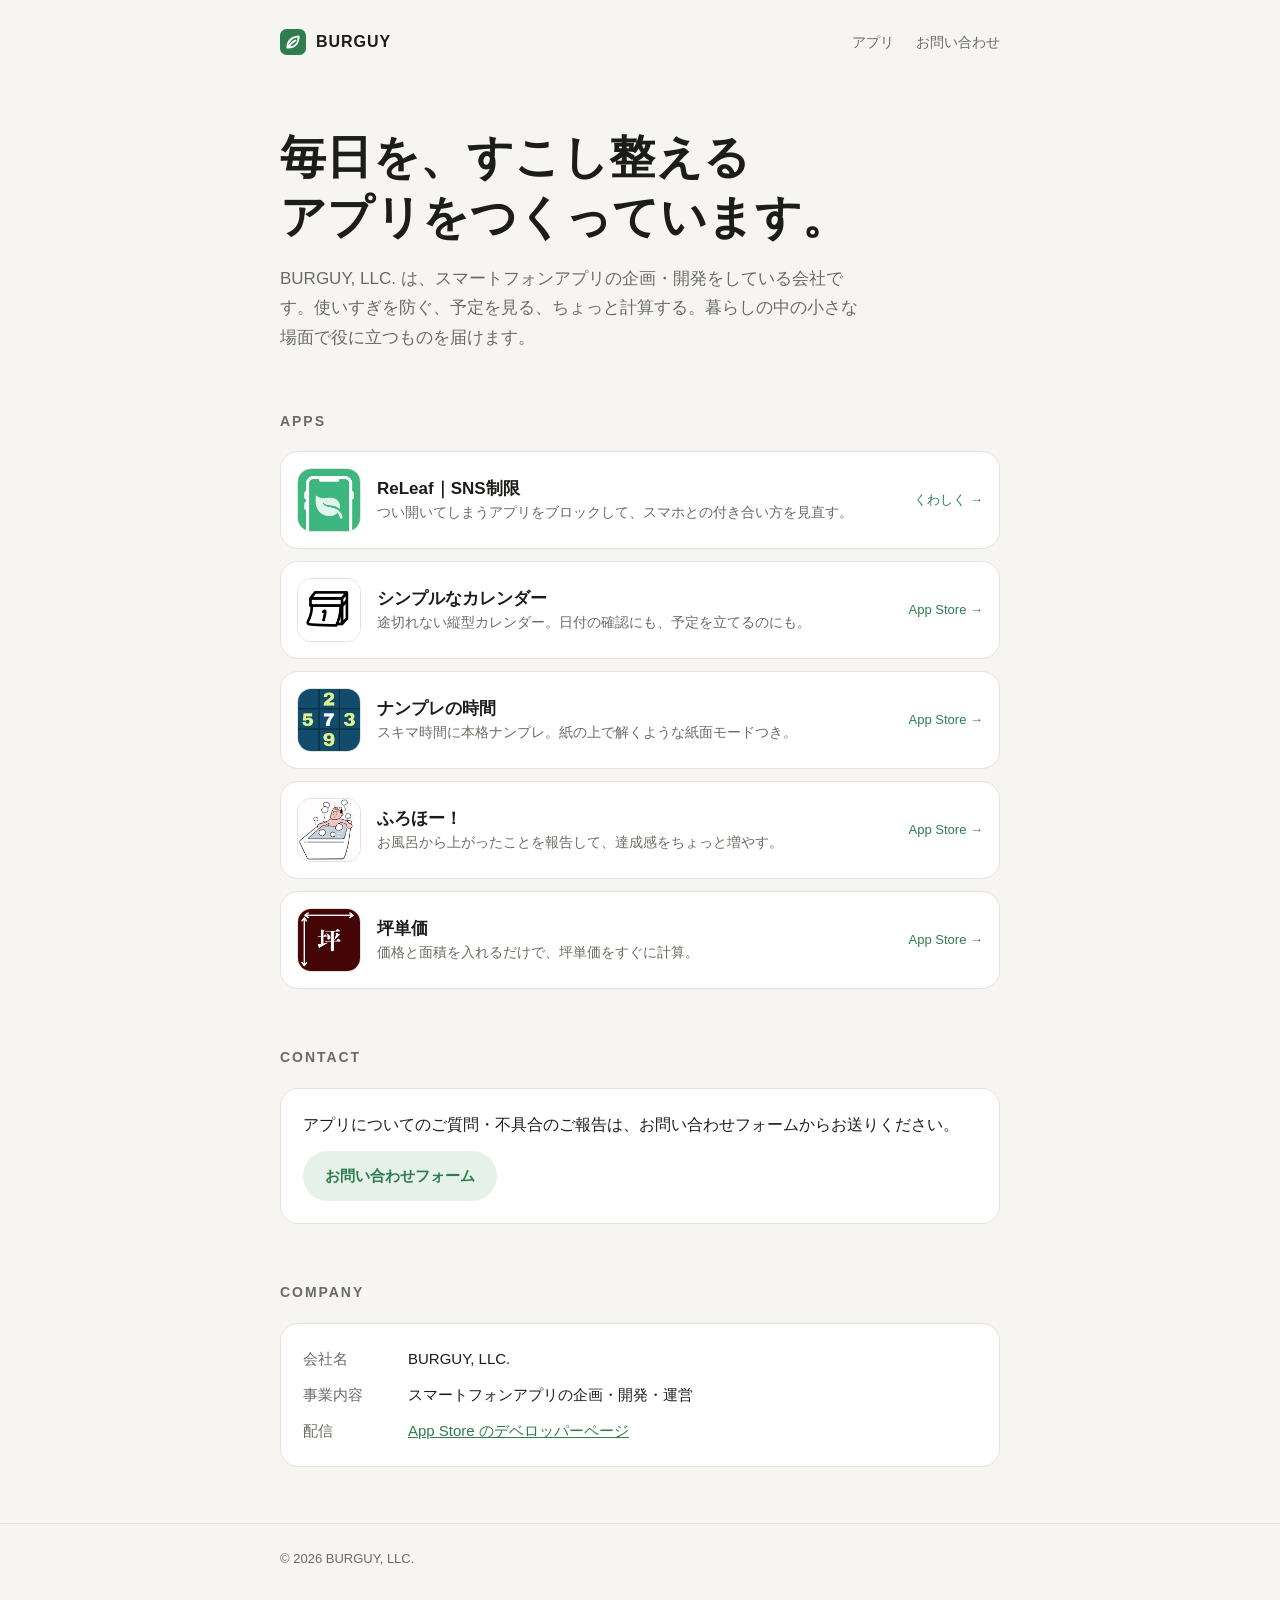
<file: index.html>
<!DOCTYPE html>
<html lang="ja">
<head>
  <meta charset="utf-8">
  <meta name="viewport" content="width=device-width, initial-scale=1">
  <title>BURGUY, LLC.</title>
  <meta name="description" content="BURGUY, LLC. は、毎日の暮らしをすこし整えるスマートフォンアプリをつくっています。">
  <link rel="stylesheet" href="style.css">
</head>
<body>
  <header class="site">
    <div class="wrap">
      <a class="brand" href="./">
        <svg viewBox="0 0 32 32" aria-hidden="true"><rect width="32" height="32" rx="8" fill="#2f7d4f"/><path d="M9 23c0-8 5-13 14-14 0 9-5 14-13 14 2-4 5-7 9-9" fill="none" stroke="#fff" stroke-width="2.2" stroke-linecap="round" stroke-linejoin="round"/></svg>
        BURGUY
      </a>
      <nav>
        <a href="#apps">アプリ</a>
        <a href="#contact">お問い合わせ</a>
      </nav>
    </div>
  </header>

  <main class="wrap">
    <div class="hero">
      <h1>毎日を、すこし整える<br>アプリをつくっています。</h1>
      <p>BURGUY, LLC. は、スマートフォンアプリの企画・開発をしている会社です。使いすぎを防ぐ、予定を見る、ちょっと計算する。暮らしの中の小さな場面で役に立つものを届けます。</p>
    </div>

    <section id="apps">
      <h2>APPS</h2>
      <ul class="apps">
        <li><a href="ReLeaf/">
          <img src="icon-releaf.jpg" alt="" width="64" height="64">
          <span><span class="name">ReLeaf｜SNS制限</span><span class="desc">つい開いてしまうアプリをブロックして、スマホとの付き合い方を見直す。</span></span>
          <span class="go">くわしく →</span>
        </a></li>
        <li><a href="https://apps.apple.com/jp/app/id6759308702">
          <img src="icon-calendar.jpg" alt="" width="64" height="64">
          <span><span class="name">シンプルなカレンダー</span><span class="desc">途切れない縦型カレンダー。日付の確認にも、予定を立てるのにも。</span></span>
          <span class="go">App Store →</span>
        </a></li>
        <li><a href="https://apps.apple.com/jp/app/id6761183072">
          <img src="icon-numple.jpg" alt="" width="64" height="64">
          <span><span class="name">ナンプレの時間</span><span class="desc">スキマ時間に本格ナンプレ。紙の上で解くような紙面モードつき。</span></span>
          <span class="go">App Store →</span>
        </a></li>
        <li><a href="https://apps.apple.com/jp/app/id6761458900">
          <img src="icon-furoho.jpg" alt="" width="64" height="64">
          <span><span class="name">ふろほー！</span><span class="desc">お風呂から上がったことを報告して、達成感をちょっと増やす。</span></span>
          <span class="go">App Store →</span>
        </a></li>
        <li><a href="https://apps.apple.com/jp/app/id6670779816">
          <img src="icon-tsubo.jpg" alt="" width="64" height="64">
          <span><span class="name">坪単価</span><span class="desc">価格と面積を入れるだけで、坪単価をすぐに計算。</span></span>
          <span class="go">App Store →</span>
        </a></li>
      </ul>
    </section>

    <section id="contact">
      <h2>CONTACT</h2>
      <div class="panel">
        <p>アプリについてのご質問・不具合のご報告は、お問い合わせフォームからお送りください。</p>
        <p><a class="btn ghost" href="https://docs.google.com/forms/d/e/1FAIpQLSeIYVHZO8xDFM4n3HXoJDC3IcL614K2ic36VlS-DKCnroAvAg/viewform">お問い合わせフォーム</a></p>
      </div>
    </section>

    <section>
      <h2>COMPANY</h2>
      <div class="panel">
        <dl class="info">
          <dt>会社名</dt><dd>BURGUY, LLC.</dd>
          <dt>事業内容</dt><dd>スマートフォンアプリの企画・開発・運営</dd>
          <dt>配信</dt><dd><a href="https://apps.apple.com/jp/developer/burguy-llc/id1753652537">App Store のデベロッパーページ</a></dd>
        </dl>
      </div>
    </section>
  </main>

  <footer>
    <div class="wrap">© 2026 BURGUY, LLC.</div>
  </footer>
</body>
</html>
</file>
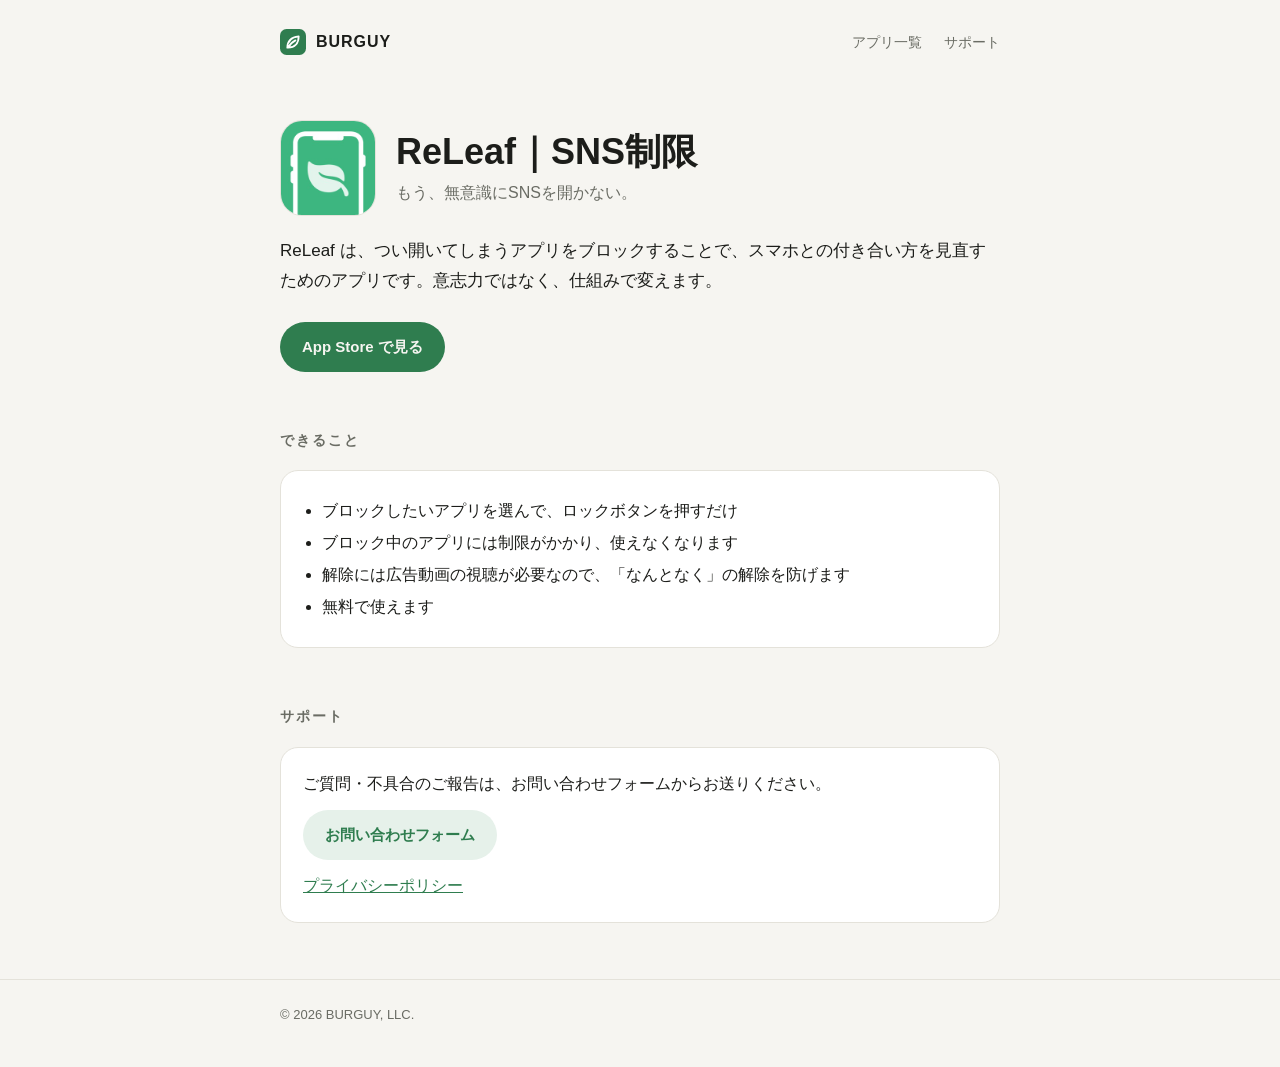
<file: ReLeaf/index.html>
<!DOCTYPE html>
<html lang="ja">
<head>
  <meta charset="utf-8">
  <meta name="viewport" content="width=device-width, initial-scale=1">
  <title>ReLeaf｜SNS制限 - BURGUY, LLC.</title>
  <meta name="description" content="ReLeaf は、つい開いてしまうアプリをブロックして、スマホとの付き合い方を見直すためのアプリです。">
  <link rel="stylesheet" href="../style.css">
</head>
<body>
  <header class="site">
    <div class="wrap">
      <a class="brand" href="../">
        <svg viewBox="0 0 32 32" aria-hidden="true"><rect width="32" height="32" rx="8" fill="#2f7d4f"/><path d="M9 23c0-8 5-13 14-14 0 9-5 14-13 14 2-4 5-7 9-9" fill="none" stroke="#fff" stroke-width="2.2" stroke-linecap="round" stroke-linejoin="round"/></svg>
        BURGUY
      </a>
      <nav>
        <a href="../#apps">アプリ一覧</a>
        <a href="#support">サポート</a>
      </nav>
    </div>
  </header>

  <main class="wrap">
    <div class="app-hero">
      <img src="../icon-releaf.jpg" alt="ReLeaf のアイコン" width="96" height="96">
      <div>
        <h1>ReLeaf｜SNS制限</h1>
        <p>もう、無意識にSNSを開かない。</p>
      </div>
    </div>

    <section>
      <p class="lead">ReLeaf は、つい開いてしまうアプリをブロックすることで、スマホとの付き合い方を見直すためのアプリです。意志力ではなく、仕組みで変えます。</p>
      <div class="btns">
        <a class="btn" href="https://apps.apple.com/jp/app/id6737191162">App Store で見る</a>
      </div>
    </section>

    <section>
      <h2>できること</h2>
      <div class="panel">
        <ul class="points">
          <li>ブロックしたいアプリを選んで、ロックボタンを押すだけ</li>
          <li>ブロック中のアプリには制限がかかり、使えなくなります</li>
          <li>解除には広告動画の視聴が必要なので、「なんとなく」の解除を防げます</li>
          <li>無料で使えます</li>
        </ul>
      </div>
    </section>

    <section id="support">
      <h2>サポート</h2>
      <div class="panel">
        <p>ご質問・不具合のご報告は、お問い合わせフォームからお送りください。</p>
        <p><a class="btn ghost" href="https://docs.google.com/forms/d/e/1FAIpQLSeIYVHZO8xDFM4n3HXoJDC3IcL614K2ic36VlS-DKCnroAvAg/viewform">お問い合わせフォーム</a></p>
        <p><a href="privacy/">プライバシーポリシー</a></p>
      </div>
    </section>
  </main>

  <footer>
    <div class="wrap">© 2026 BURGUY, LLC.</div>
  </footer>
</body>
</html>
</file>
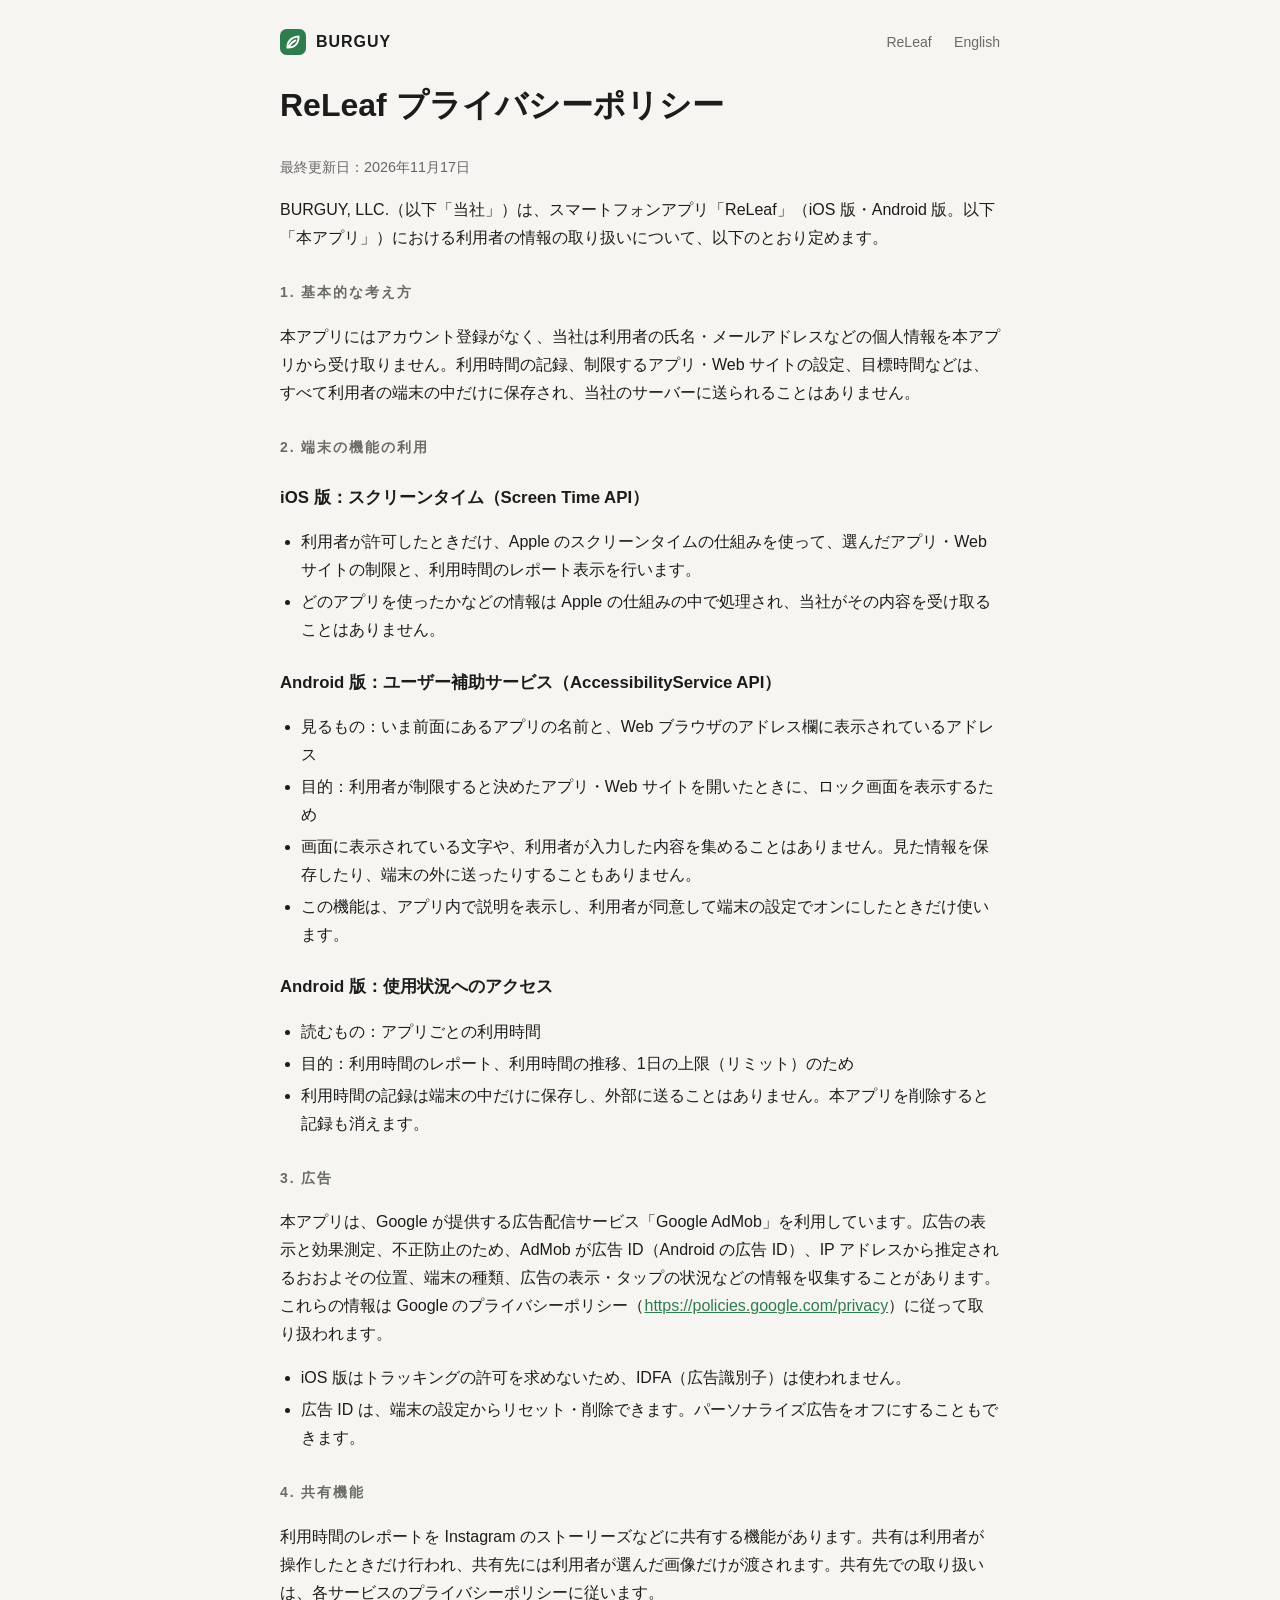
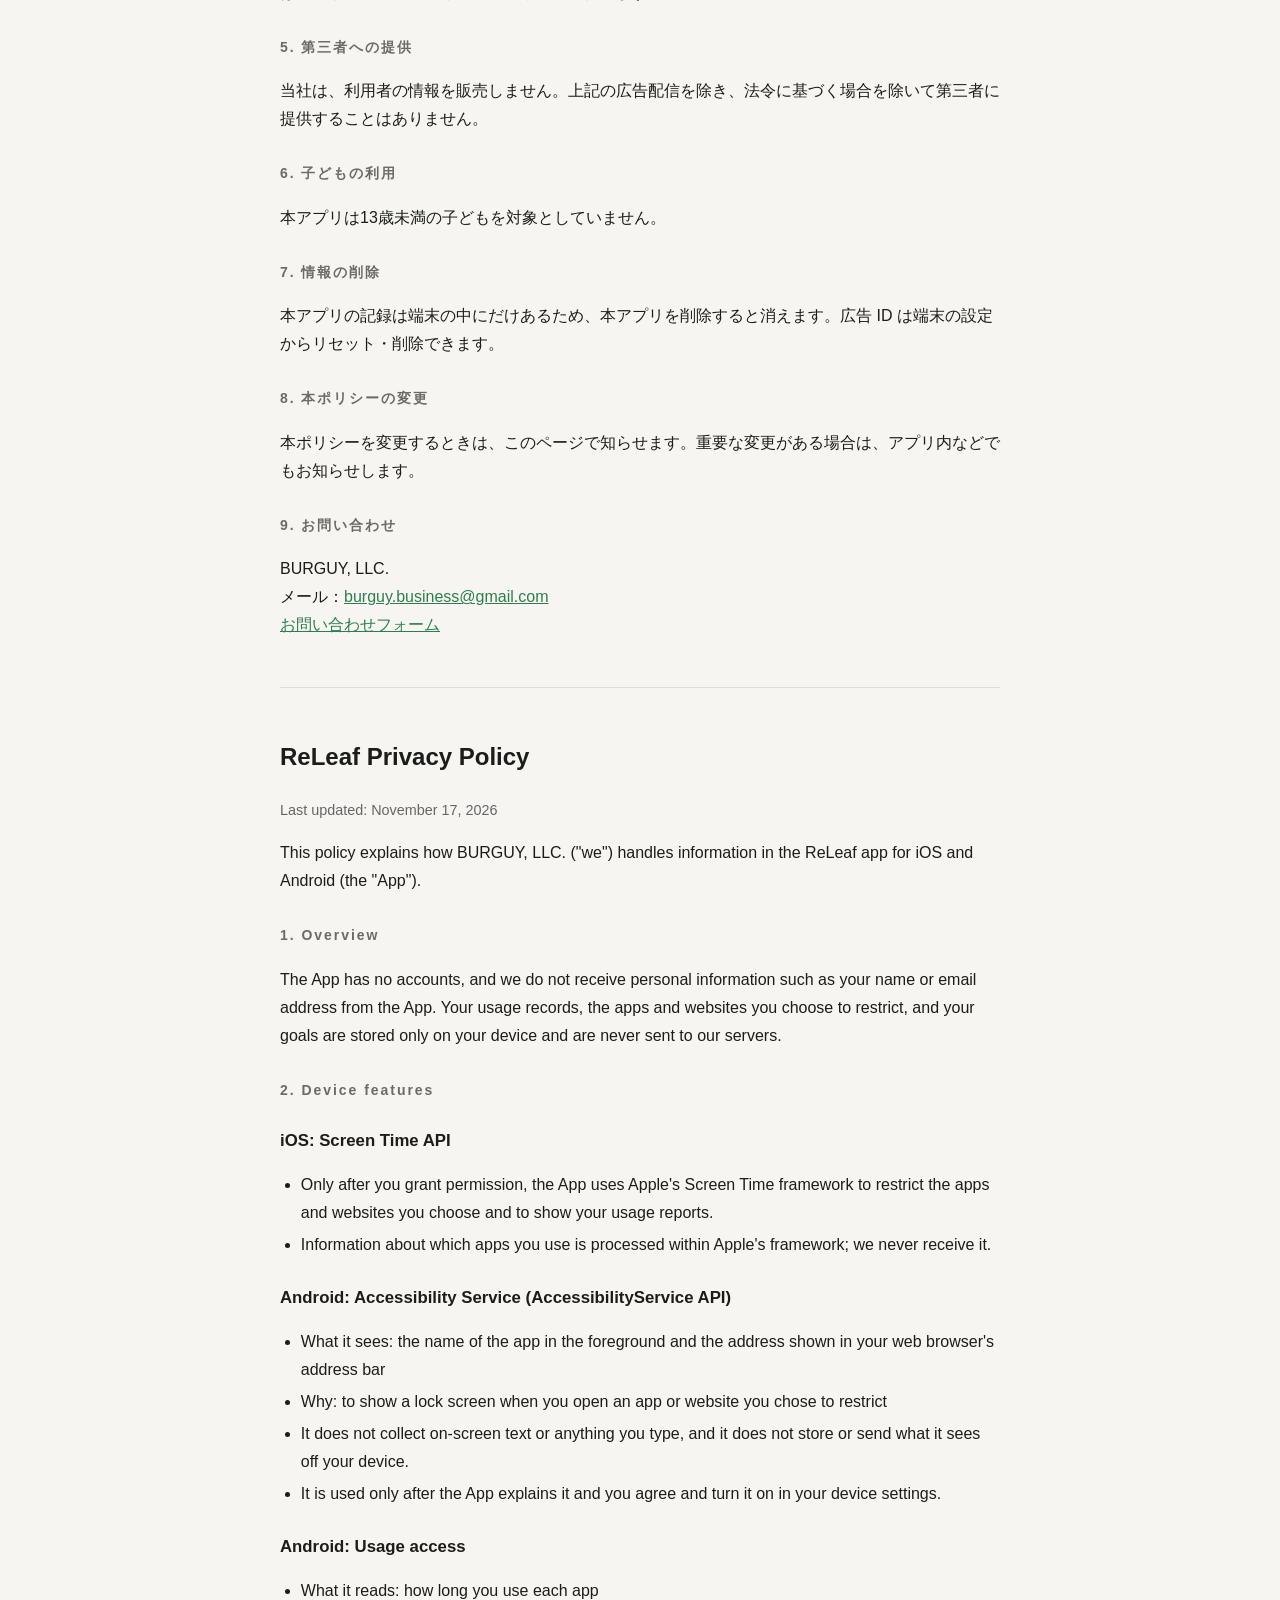
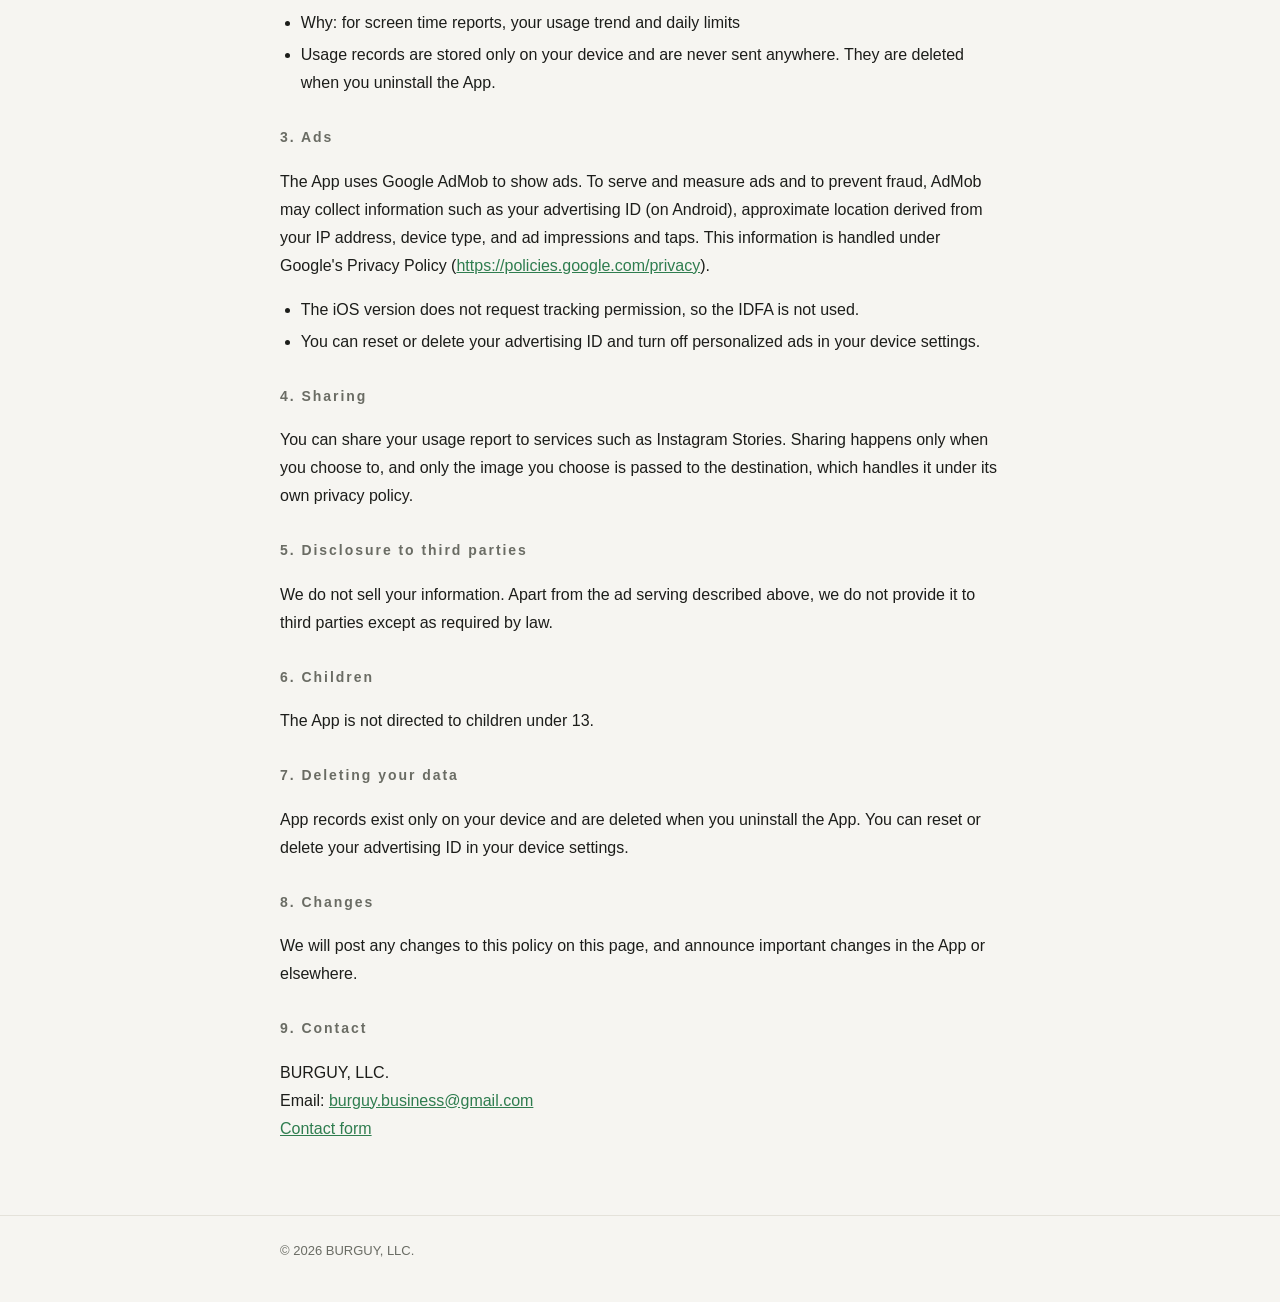
<file: ReLeaf/privacy/index.html>
<!DOCTYPE html>
<html lang="ja">
<head>
  <meta charset="utf-8">
  <meta name="viewport" content="width=device-width, initial-scale=1">
  <title>プライバシーポリシー - ReLeaf - BURGUY, LLC.</title>
  <meta name="description" content="ReLeaf（iOS・Android）のプライバシーポリシー">
  <link rel="stylesheet" href="../../style.css">
  <style>
    .policy h2 { margin-top: 2em; }
    .policy h3 { margin: 1.4em 0 .4em; font-size: 1.05em; }
    .policy ul { padding-left: 1.3em; }
    .policy li { margin: .25em 0; }
    .policy .updated { color: #666; font-size: .9em; }
    .policy hr { border: 0; border-top: 1px solid #ddd; margin: 3em 0; }
  </style>
</head>
<body>
  <header class="site">
    <div class="wrap">
      <a class="brand" href="../../">
        <svg viewBox="0 0 32 32" aria-hidden="true"><rect width="32" height="32" rx="8" fill="#2f7d4f"/><path d="M9 23c0-8 5-13 14-14 0 9-5 14-13 14 2-4 5-7 9-9" fill="none" stroke="#fff" stroke-width="2.2" stroke-linecap="round" stroke-linejoin="round"/></svg>
        BURGUY
      </a>
      <nav>
        <a href="../">ReLeaf</a>
        <a href="#en">English</a>
      </nav>
    </div>
  </header>

  <main class="wrap policy">
    <h1>ReLeaf プライバシーポリシー</h1>
    <p class="updated">最終更新日：2026年11月17日</p>

    <p>BURGUY, LLC.（以下「当社」）は、スマートフォンアプリ「ReLeaf」（iOS 版・Android 版。以下「本アプリ」）における利用者の情報の取り扱いについて、以下のとおり定めます。</p>

    <h2>1. 基本的な考え方</h2>
    <p>本アプリにはアカウント登録がなく、当社は利用者の氏名・メールアドレスなどの個人情報を本アプリから受け取りません。利用時間の記録、制限するアプリ・Web サイトの設定、目標時間などは、すべて利用者の端末の中だけに保存され、当社のサーバーに送られることはありません。</p>

    <h2>2. 端末の機能の利用</h2>
    <h3>iOS 版：スクリーンタイム（Screen Time API）</h3>
    <ul>
      <li>利用者が許可したときだけ、Apple のスクリーンタイムの仕組みを使って、選んだアプリ・Web サイトの制限と、利用時間のレポート表示を行います。</li>
      <li>どのアプリを使ったかなどの情報は Apple の仕組みの中で処理され、当社がその内容を受け取ることはありません。</li>
    </ul>
    <h3>Android 版：ユーザー補助サービス（AccessibilityService API）</h3>
    <ul>
      <li>見るもの：いま前面にあるアプリの名前と、Web ブラウザのアドレス欄に表示されているアドレス</li>
      <li>目的：利用者が制限すると決めたアプリ・Web サイトを開いたときに、ロック画面を表示するため</li>
      <li>画面に表示されている文字や、利用者が入力した内容を集めることはありません。見た情報を保存したり、端末の外に送ったりすることもありません。</li>
      <li>この機能は、アプリ内で説明を表示し、利用者が同意して端末の設定でオンにしたときだけ使います。</li>
    </ul>
    <h3>Android 版：使用状況へのアクセス</h3>
    <ul>
      <li>読むもの：アプリごとの利用時間</li>
      <li>目的：利用時間のレポート、利用時間の推移、1日の上限（リミット）のため</li>
      <li>利用時間の記録は端末の中だけに保存し、外部に送ることはありません。本アプリを削除すると記録も消えます。</li>
    </ul>

    <h2>3. 広告</h2>
    <p>本アプリは、Google が提供する広告配信サービス「Google AdMob」を利用しています。広告の表示と効果測定、不正防止のため、AdMob が広告 ID（Android の広告 ID）、IP アドレスから推定されるおおよその位置、端末の種類、広告の表示・タップの状況などの情報を収集することがあります。これらの情報は Google のプライバシーポリシー（<a href="https://policies.google.com/privacy">https://policies.google.com/privacy</a>）に従って取り扱われます。</p>
    <ul>
      <li>iOS 版はトラッキングの許可を求めないため、IDFA（広告識別子）は使われません。</li>
      <li>広告 ID は、端末の設定からリセット・削除できます。パーソナライズ広告をオフにすることもできます。</li>
    </ul>

    <h2>4. 共有機能</h2>
    <p>利用時間のレポートを Instagram のストーリーズなどに共有する機能があります。共有は利用者が操作したときだけ行われ、共有先には利用者が選んだ画像だけが渡されます。共有先での取り扱いは、各サービスのプライバシーポリシーに従います。</p>

    <h2>5. 第三者への提供</h2>
    <p>当社は、利用者の情報を販売しません。上記の広告配信を除き、法令に基づく場合を除いて第三者に提供することはありません。</p>

    <h2>6. 子どもの利用</h2>
    <p>本アプリは13歳未満の子どもを対象としていません。</p>

    <h2>7. 情報の削除</h2>
    <p>本アプリの記録は端末の中にだけあるため、本アプリを削除すると消えます。広告 ID は端末の設定からリセット・削除できます。</p>

    <h2>8. 本ポリシーの変更</h2>
    <p>本ポリシーを変更するときは、このページで知らせます。重要な変更がある場合は、アプリ内などでもお知らせします。</p>

    <h2>9. お問い合わせ</h2>
    <p>BURGUY, LLC.<br>
    メール：<a href="mailto:burguy.business@gmail.com">burguy.business@gmail.com</a><br>
    <a href="https://docs.google.com/forms/d/e/1FAIpQLSeIYVHZO8xDFM4n3HXoJDC3IcL614K2ic36VlS-DKCnroAvAg/viewform">お問い合わせフォーム</a></p>

    <hr>

    <section id="en" lang="en">
      <h1>ReLeaf Privacy Policy</h1>
      <p class="updated">Last updated: November 17, 2026</p>

      <p>This policy explains how BURGUY, LLC. ("we") handles information in the ReLeaf app for iOS and Android (the "App").</p>

      <h2>1. Overview</h2>
      <p>The App has no accounts, and we do not receive personal information such as your name or email address from the App. Your usage records, the apps and websites you choose to restrict, and your goals are stored only on your device and are never sent to our servers.</p>

      <h2>2. Device features</h2>
      <h3>iOS: Screen Time API</h3>
      <ul>
        <li>Only after you grant permission, the App uses Apple's Screen Time framework to restrict the apps and websites you choose and to show your usage reports.</li>
        <li>Information about which apps you use is processed within Apple's framework; we never receive it.</li>
      </ul>
      <h3>Android: Accessibility Service (AccessibilityService API)</h3>
      <ul>
        <li>What it sees: the name of the app in the foreground and the address shown in your web browser's address bar</li>
        <li>Why: to show a lock screen when you open an app or website you chose to restrict</li>
        <li>It does not collect on-screen text or anything you type, and it does not store or send what it sees off your device.</li>
        <li>It is used only after the App explains it and you agree and turn it on in your device settings.</li>
      </ul>
      <h3>Android: Usage access</h3>
      <ul>
        <li>What it reads: how long you use each app</li>
        <li>Why: for screen time reports, your usage trend and daily limits</li>
        <li>Usage records are stored only on your device and are never sent anywhere. They are deleted when you uninstall the App.</li>
      </ul>

      <h2>3. Ads</h2>
      <p>The App uses Google AdMob to show ads. To serve and measure ads and to prevent fraud, AdMob may collect information such as your advertising ID (on Android), approximate location derived from your IP address, device type, and ad impressions and taps. This information is handled under Google's Privacy Policy (<a href="https://policies.google.com/privacy">https://policies.google.com/privacy</a>).</p>
      <ul>
        <li>The iOS version does not request tracking permission, so the IDFA is not used.</li>
        <li>You can reset or delete your advertising ID and turn off personalized ads in your device settings.</li>
      </ul>

      <h2>4. Sharing</h2>
      <p>You can share your usage report to services such as Instagram Stories. Sharing happens only when you choose to, and only the image you choose is passed to the destination, which handles it under its own privacy policy.</p>

      <h2>5. Disclosure to third parties</h2>
      <p>We do not sell your information. Apart from the ad serving described above, we do not provide it to third parties except as required by law.</p>

      <h2>6. Children</h2>
      <p>The App is not directed to children under 13.</p>

      <h2>7. Deleting your data</h2>
      <p>App records exist only on your device and are deleted when you uninstall the App. You can reset or delete your advertising ID in your device settings.</p>

      <h2>8. Changes</h2>
      <p>We will post any changes to this policy on this page, and announce important changes in the App or elsewhere.</p>

      <h2>9. Contact</h2>
      <p>BURGUY, LLC.<br>
      Email: <a href="mailto:burguy.business@gmail.com">burguy.business@gmail.com</a><br>
      <a href="https://docs.google.com/forms/d/e/1FAIpQLSeIYVHZO8xDFM4n3HXoJDC3IcL614K2ic36VlS-DKCnroAvAg/viewform">Contact form</a></p>
    </section>
  </main>

  <footer>
    <div class="wrap">© 2026 BURGUY, LLC.</div>
  </footer>
</body>
</html>
</file>
<file: style.css>
:root {
  --bg: #f6f5f1;
  --card: #ffffff;
  --text: #1c1d1a;
  --sub: #6a6c64;
  --line: #e4e2da;
  --accent: #2f7d4f;
  --accent-soft: #e6f1ea;
}
@media (prefers-color-scheme: dark) {
  :root {
    --bg: #141513;
    --card: #1e201d;
    --text: #f1f1ec;
    --sub: #a2a59b;
    --line: #2e302b;
    --accent: #7fcb9b;
    --accent-soft: #1f2e25;
  }
}
* { box-sizing: border-box; }
html { -webkit-text-size-adjust: 100%; }
body {
  margin: 0;
  background: var(--bg);
  color: var(--text);
  font-family: -apple-system, BlinkMacSystemFont, "Hiragino Sans", "Noto Sans JP", "Yu Gothic", sans-serif;
  line-height: 1.75;
}
a { color: var(--accent); }
.wrap { max-width: 760px; margin: 0 auto; padding: 0 20px; }

header.site { padding: 28px 0 0; }
header.site .wrap { display: flex; align-items: center; justify-content: space-between; }
.brand { display: flex; align-items: center; gap: 10px; font-weight: 700; letter-spacing: 0.06em; color: var(--text); text-decoration: none; }
.brand svg { width: 26px; height: 26px; }
nav a { margin-left: 18px; font-size: 14px; color: var(--sub); text-decoration: none; }
nav a:hover { color: var(--accent); }

.hero { padding: 72px 0 56px; }
.hero h1 { margin: 0 0 16px; font-size: clamp(30px, 7vw, 46px); line-height: 1.3; letter-spacing: 0.01em; }
.hero p { margin: 0; max-width: 34em; color: var(--sub); font-size: 17px; }

h2 { margin: 0 0 18px; font-size: 14px; letter-spacing: 0.14em; color: var(--sub); font-weight: 600; }
section { padding: 0 0 56px; }

.apps { display: grid; gap: 12px; list-style: none; margin: 0; padding: 0; }
.apps a {
  display: flex; align-items: center; gap: 16px;
  padding: 16px; border-radius: 18px;
  background: var(--card); border: 1px solid var(--line);
  color: inherit; text-decoration: none;
  transition: transform .15s ease, border-color .15s ease;
}
.apps a:hover { transform: translateY(-2px); border-color: var(--accent); }
.apps img { width: 64px; height: 64px; border-radius: 14px; flex: none; border: 1px solid var(--line); }
.apps .name { display: block; font-weight: 700; font-size: 17px; line-height: 1.4; }
.apps .desc { display: block; color: var(--sub); font-size: 14px; line-height: 1.6; }
.apps .go { margin-left: auto; flex: none; color: var(--accent); font-size: 13px; white-space: nowrap; }
@media (max-width: 480px) { .apps .go { display: none; } }

.panel { background: var(--card); border: 1px solid var(--line); border-radius: 18px; padding: 22px; }
.panel p { margin: 0 0 12px; }
.panel p:last-child { margin: 0; }
dl.info { margin: 0; display: grid; grid-template-columns: 7em 1fr; row-gap: 10px; font-size: 15px; }
dl.info dt { color: var(--sub); }
dl.info dd { margin: 0; }

.btn {
  display: inline-block; padding: 12px 22px; border-radius: 999px;
  background: var(--accent); color: var(--bg); font-weight: 700; text-decoration: none; font-size: 15px;
}
.btn.ghost { background: var(--accent-soft); color: var(--accent); }
.btns { display: flex; flex-wrap: wrap; gap: 10px; margin-top: 26px; }

.app-hero { display: flex; align-items: center; gap: 20px; padding: 64px 0 20px; }
.app-hero img { width: 96px; height: 96px; border-radius: 22px; border: 1px solid var(--line); flex: none; }
.app-hero h1 { margin: 0; font-size: clamp(26px, 6vw, 36px); line-height: 1.3; }
.app-hero p { margin: 4px 0 0; color: var(--sub); }
.lead { font-size: 17px; margin: 0; }
ul.points { margin: 0; padding-left: 1.2em; }
ul.points li { margin: 4px 0; }

footer { border-top: 1px solid var(--line); padding: 24px 0 40px; color: var(--sub); font-size: 13px; }
</file>
